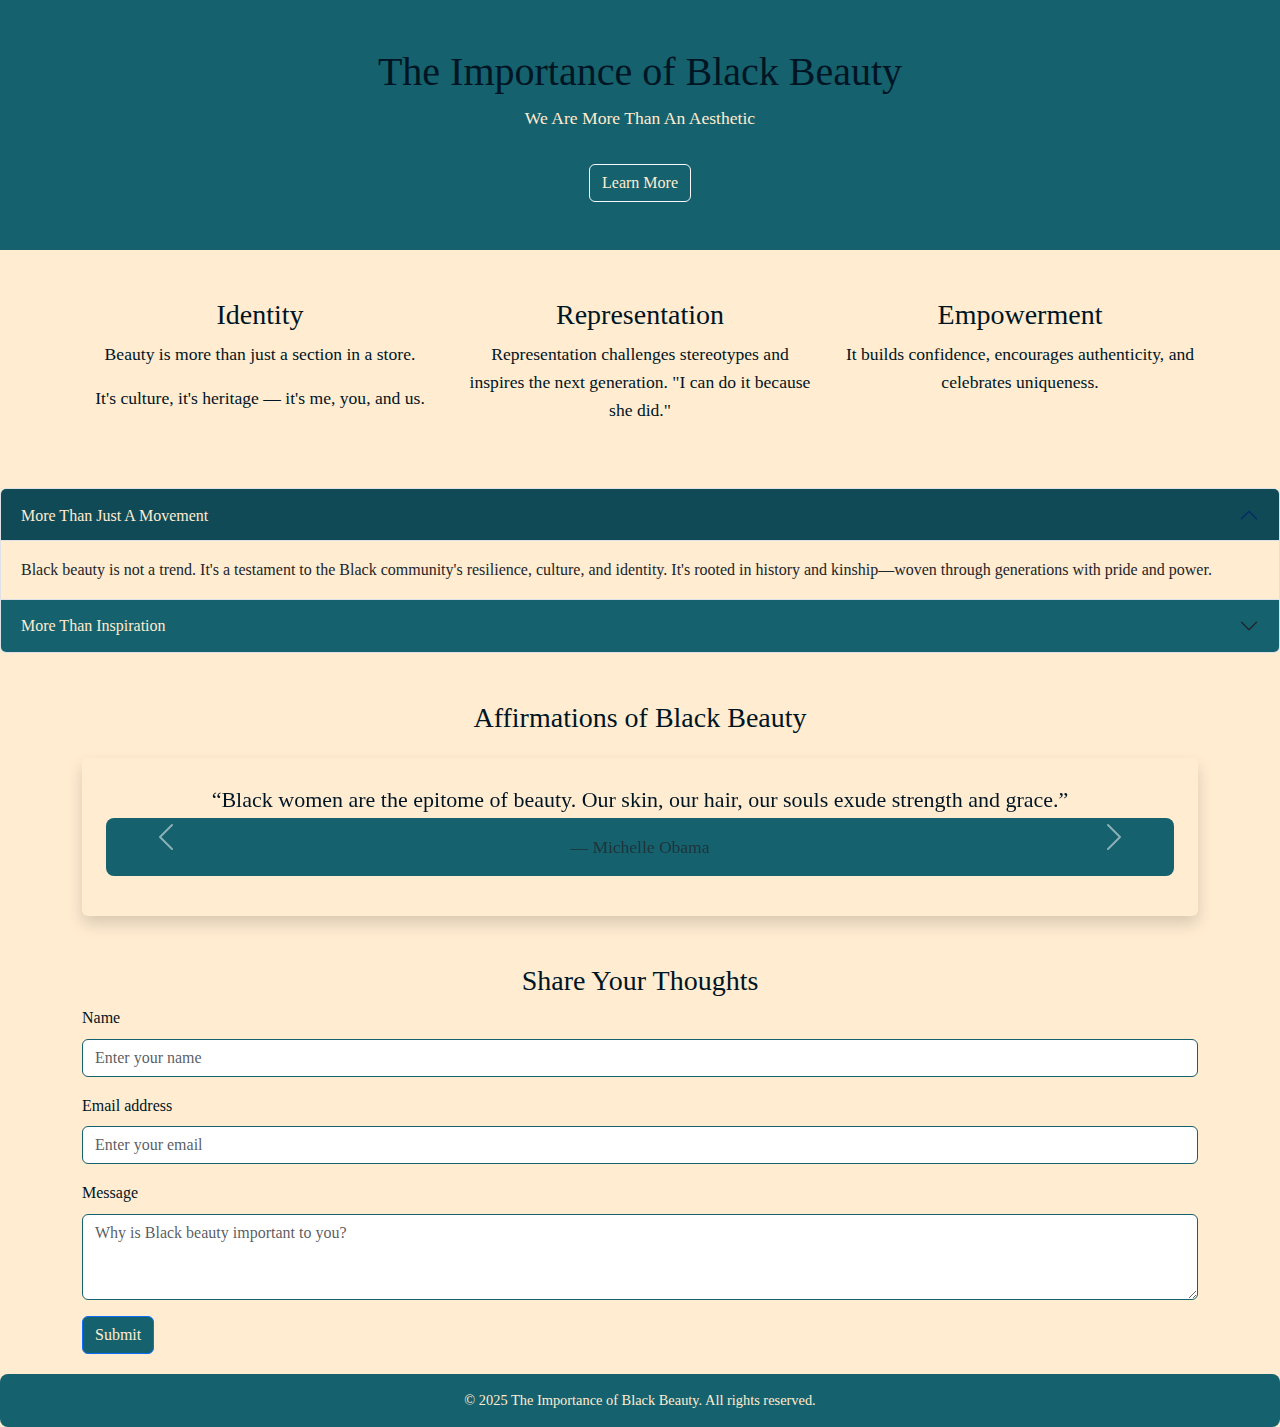
<file: bootstrap.html>
<!DOCTYPE html>
<html lang="en">
<head>
  <title>Bootstrap 5 Example</title>
  <meta charset="utf-8">
  <meta name="viewport" content="width=device-width, initial-scale=1">
  <link href="https://cdn.jsdelivr.net/npm/bootstrap@5.3.3/dist/css/bootstrap.min.css" rel="stylesheet">
  <script src="https://cdn.jsdelivr.net/npm/bootstrap@5.3.3/dist/js/bootstrap.bundle.min.js"></script>
  <style>
    body {
      font-family: Georgia, serif;
      background-color: #ffecd1;
      color: #001524;
      margin: 0;
      padding: 0;
      line-height: 1.6;
    }

    .header-bg {
      background-color: #15616d;
    }

    .container-fluid {
      background-color: #15616d;
      color: #ffecd1;
    }

    h1, h2, h3 {
      color: #001524;
      text-align: center;
    }

    p {
      font-size: 1.1em;
      text-align: center;
    }

    .accordion-button {
      background-color: #15616d;
      color: #ffecd1;
    }

    .accordion-button:not(.collapsed) {
      background-color: #104a57;
      color: #ffecd1;
    }

    .accordion-body {
      background-color: #ffecd1;
    }

    .btn-primary, .btn-light {
      background-color: #15616d;
      color: #ffecd1;
    }

    .btn-primary:hover, .btn-light:hover {
      background-color: #104a57;
    }

    .modal-content {
      background-color: #ffecd1;
      color: #001524;
    }

    .form-control {
      border: 1px solid #15616d;
    }

    .form-label {
      color: #001524;
    }

    footer {
      text-align: center;
      padding: 15px;
      background-color: #15616d;
      color: #ffecd1;
      margin-top: 20px;
      border-radius: 8px;
      font-size: 0.9em;
    }
  </style>
</head>
<body>

<div class="container-fluid p-5 text-center">
  <h1>The Importance of Black Beauty</h1>
  <p>We Are More Than An Aesthetic</p>
  <button type="button" class="btn btn-light mt-3" data-bs-toggle="modal" data-bs-target="#infoModal">
    Learn More
  </button>
</div>

<div class="container mt-5">
  <div class="row">
    <div class="col-sm-4">
      <h3>Identity</h3>
      <p>Beauty is more than just a section in a store.</p>
      <p>It's culture, it's heritage — it's me, you, and us.</p>
    </div>
    <div class="col-sm-4">
      <h3>Representation</h3>
      <p>Representation challenges stereotypes and inspires the next generation. 
         "I can do it because she did."</p>
    </div>
    <div class="col-sm-4">
      <h3>Empowerment</h3>        
      <p>It builds confidence, encourages authenticity, and celebrates uniqueness.</p>
    </div>
  </div>
</div>

<div class="accordion mt-5" id="blackBeautyFacts">
  <div class="accordion-item">
    <h2 class="accordion-header" id="headingOne">
      <button class="accordion-button" type="button" data-bs-toggle="collapse" data-bs-target="#collapseOne">
        More Than Just A Movement
      </button>
    </h2>
    <div id="collapseOne" class="accordion-collapse collapse show" data-bs-parent="#blackBeautyFacts">
      <div class="accordion-body">
        Black beauty is not a trend. It's a testament to the Black community's resilience, culture, and identity. It's rooted in history and kinship—woven through generations with pride and power.
      </div>
    </div>
  </div>
  <div class="accordion-item">
    <h2 class="accordion-header" id="headingTwo">
      <button class="accordion-button collapsed" type="button" data-bs-toggle="collapse" data-bs-target="#collapseTwo">
        More Than Inspiration
      </button>
    </h2>
    <div id="collapseTwo" class="accordion-collapse collapse" data-bs-parent="#blackBeautyFacts">
      <div class="accordion-body">
        Black beauty is not just inspiring—it's affirming. We are more than just a Pinterest board or something to be consumed and replicated. Our beauty exists boldly, authentically, and without apology.
      </div>
    </div>
  </div>
</div>

<div class="container mt-5">
    <h3 class="text-center mb-4">Affirmations of Black Beauty</h3>
    <div id="affirmationCarousel" class="carousel slide" data-bs-ride="carousel">
      <div class="carousel-inner rounded shadow">
        <div class="carousel-item active">
          <div class="p-4 text-center">
            <blockquote class="blockquote">
              <p class="mb-3">“Black women are the epitome of beauty. Our skin, our hair, our souls exude strength and grace.”</p>
              <footer class="blockquote-footer text-muted">Michelle Obama</footer>
            </blockquote>
          </div>
        </div>
        <div class="carousel-item">
          <div class="p-4 text-center">
            <blockquote class="blockquote">
              <p class="mb-3">“The beauty of blackness is multifaceted. It is strength, grace, and resilience all in one.”</p>
              <footer class="blockquote-footer text-muted">Viola Davis</footer>
            </blockquote>
          </div>
        </div>
        <div class="carousel-item">
          <div class="p-4 text-center">
            <blockquote class="blockquote">
              <p class="mb-3">"There is no shame in black beauty."</p>
              <footer class="blockquote-footer text-muted">Lupita Nyong'o</footer>
            </blockquote>
          </div>
        </div>
      </div>
      <button class="carousel-control-prev" type="button" data-bs-target="#affirmationCarousel" data-bs-slide="prev">
        <span class="carousel-control-prev-icon" aria-hidden="true"></span>
        <span class="visually-hidden">Previous</span>
      </button>
      <button class="carousel-control-next" type="button" data-bs-target="#affirmationCarousel" data-bs-slide="next">
        <span class="carousel-control-next-icon" aria-hidden="true"></span>
        <span class="visually-hidden">Next</span>
      </button>
    </div>
  </div>
  

<div class="container mt-5">
  <h3>Share Your Thoughts</h3>
  <form>
    <div class="mb-3">
      <label for="nameInput" class="form-label">Name</label>
      <input type="text" class="form-control" id="nameInput" placeholder="Enter your name">
    </div>
    <div class="mb-3">
      <label for="emailInput" class="form-label">Email address</label>
      <input type="email" class="form-control" id="emailInput" placeholder="Enter your email">
    </div>
    <div class="mb-3">
      <label for="messageTextarea" class="form-label">Message</label>
      <textarea class="form-control" id="messageTextarea" rows="3" placeholder="Why is Black beauty important to you?"></textarea>
    </div>
    <button type="submit" class="btn btn-primary">Submit</button>
  </form>
</div>

<!-- Modal -->
<div class="modal fade" id="infoModal" tabindex="-1" aria-labelledby="infoModalLabel" aria-hidden="true">
  <div class="modal-dialog">
    <div class="modal-content">
      <div class="modal-header">
        <h5 class="modal-title" id="infoModalLabel">More About Black Beauty</h5>
        <button type="button" class="btn-close" data-bs-dismiss="modal" aria-label="Close"></button>
      </div>
      <div class="modal-body">
        Celebrating Black beauty means honoring history, culture, and identity through visibility and representation.
      </div>
      <div class="modal-footer">
        <button type="button" class="btn btn-secondary" data-bs-dismiss="modal">Close</button>
      </div>
    </div>
  </div>
</div>

<footer>
  &copy; 2025 The Importance of Black Beauty. All rights reserved.
</footer>

</body>
</html>
</file>
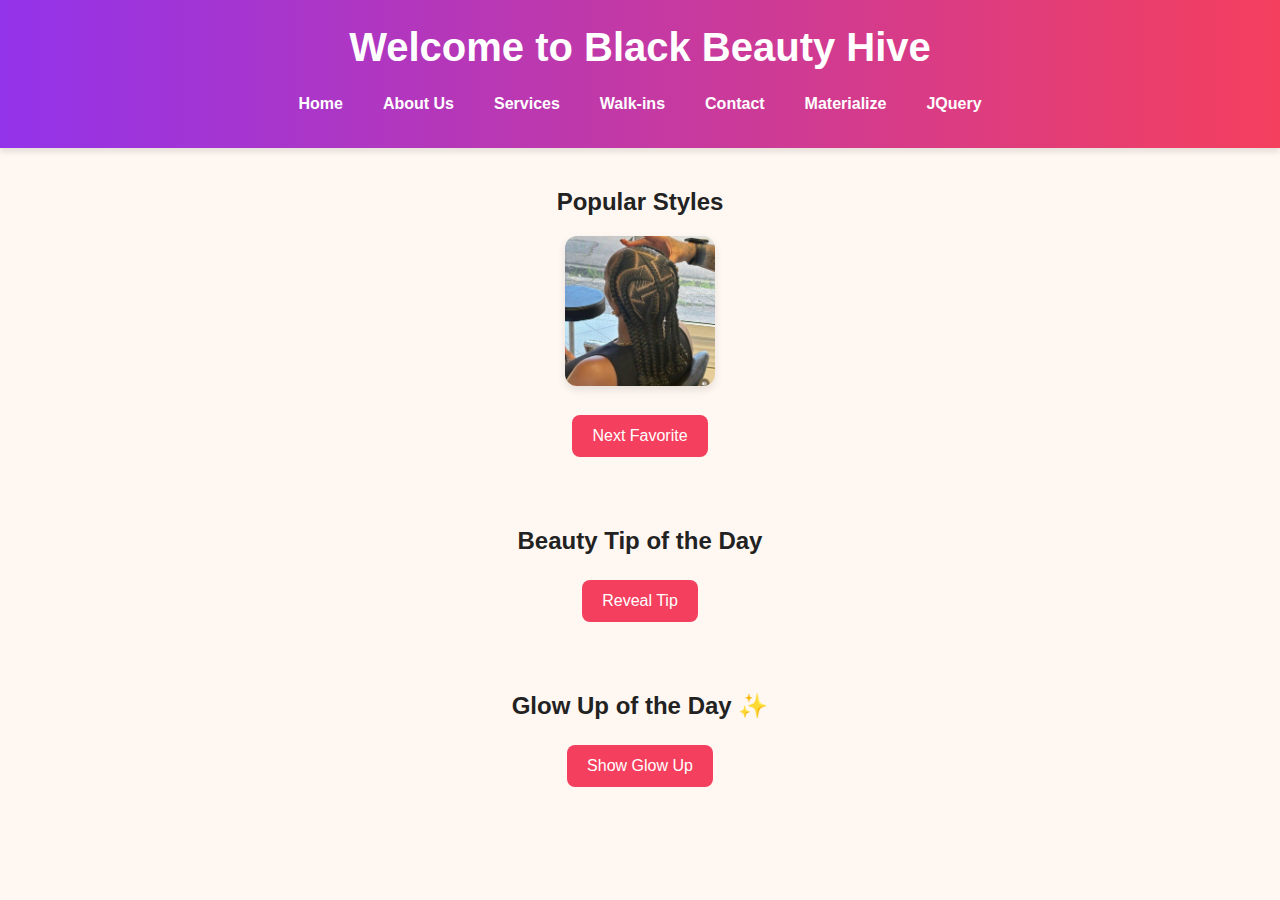
<file: jquery.html>
<!DOCTYPE html>
<html lang="en">
<head>
    <meta charset="UTF-8"> 
    <meta name="viewport" content="width=device-width, initial-scale=1.0">
    <title>Black Beauty Hive</title>
    <script src="https://ajax.googleapis.com/ajax/libs/jquery/3.7.1/jquery.min.js"></script>
    <style>
        body {
            font-family: 'Segoe UI', sans-serif;
            background-color: #fff8f2;
            margin: 0;
            padding: 0;
            color: #222;
        }

        header {
            background: linear-gradient(to right, #9333ea, #f43f5e);
            color: white;
            padding: 25px 0;
            text-align: center;
            box-shadow: 0 4px 6px rgba(0,0,0,0.1);
        }

        h1 {
            margin: 0;
            font-size: 2.5em;
        }

        .navbar {
            display: flex;
            justify-content: center;
            flex-wrap: wrap;
            margin-top: 15px;
        }

        .navbar a {
            color: white;
            text-decoration: none;
            margin: 10px 20px;
            font-weight: 600;
            transition: 0.3s;
        }

        .navbar a:hover {
            text-decoration: underline;
        }

        button {
            display: block;
            margin: 25px auto 10px auto;
            padding: 12px 20px;
            font-size: 1em;
            background-color: #f43f5e;
            color: white;
            border: none;
            border-radius: 8px;
            cursor: pointer;
            transition: background-color 0.3s;
        }

        button:hover {
            background-color: #be123c;
        }

        .section {
            text-align: center;
            padding: 20px;
        }

        #trendSlide img {
            width: 150px;
            height: 150px;
            border-radius: 12px;
            object-fit: cover;
            box-shadow: 0 4px 8px rgba(0,0,0,0.1);
        }

        #beautyTip {
            margin-top: 10px;
            color: #6b21a8;
            font-style: italic;
        }

        #glowUp {
            background-color: #fff0f5;
            margin: 20px auto;
            padding: 20px;
            border-radius: 12px;
            width: 60%;
            box-shadow: 0 0 12px rgba(0,0,0,0.05);
            display: none;
        }

        #glowUp p {
            font-weight: bold;
            color: #8b5cf6;
        }
    </style>
</head>

<body>
    <header>
        <h1>Welcome to Black Beauty Hive</h1>
        <div class="navbar">
            <a href="index.html">Home</a>
            <a href="about.html">About Us</a>
            <a href="services.html">Services</a>
            <a href="walkins.html">Walk-ins</a>
            <a href="contact.html">Contact</a>
            <a href="materialize.html">Materialize</a>
            <a href="jquery.html">JQuery</a>
        </div>
    </header>

    <div class="section">
        <h2>Popular Styles</h2>
        <div id="trendSlide">
            <img src="images/trendstyle1.jpg" alt="Trend 1">
        </div>
        <button id="nextTrendBtn">Next Favorite</button>
    </div>

    <div class="section">
        <h2>Beauty Tip of the Day</h2>
        <button id="showTipBtn">Reveal Tip</button>
        <p id="beautyTip" style="display:none;">Apply oils on damp hair to lock in moisture!</p>
    </div>

    <div class="section">
        <h2>Glow Up of the Day ✨</h2>
        <button id="glowBtn">Show Glow Up</button>
        <div id="glowUp">
            <p>Today's Glow: Honey Infused Curl Cream by B.B. Hive</p>
        </div>
    </div>

    <script>
        const trendImages = [
            "images/trendstyle1.jpg",
            "images/trendstyle2.jpg",
            "images/trendstyle3.jpg"
        ];
        let trendIndex = 0;

        $("#nextTrendBtn").click(function(){
            trendIndex = (trendIndex + 1) % trendImages.length;
            $("#trendSlide img").fadeOut(300, function(){
                $(this).attr("src", trendImages[trendIndex]).fadeIn(300);
            });
        });

        $("#showTipBtn").click(function(){
            $("#beautyTip").slideToggle();
        });

        $("#glowBtn").click(function(){
            $("#glowUp").fadeIn("slow").delay(500).fadeOut(3000);
        });
    </script>
</body>
</html>
</file>
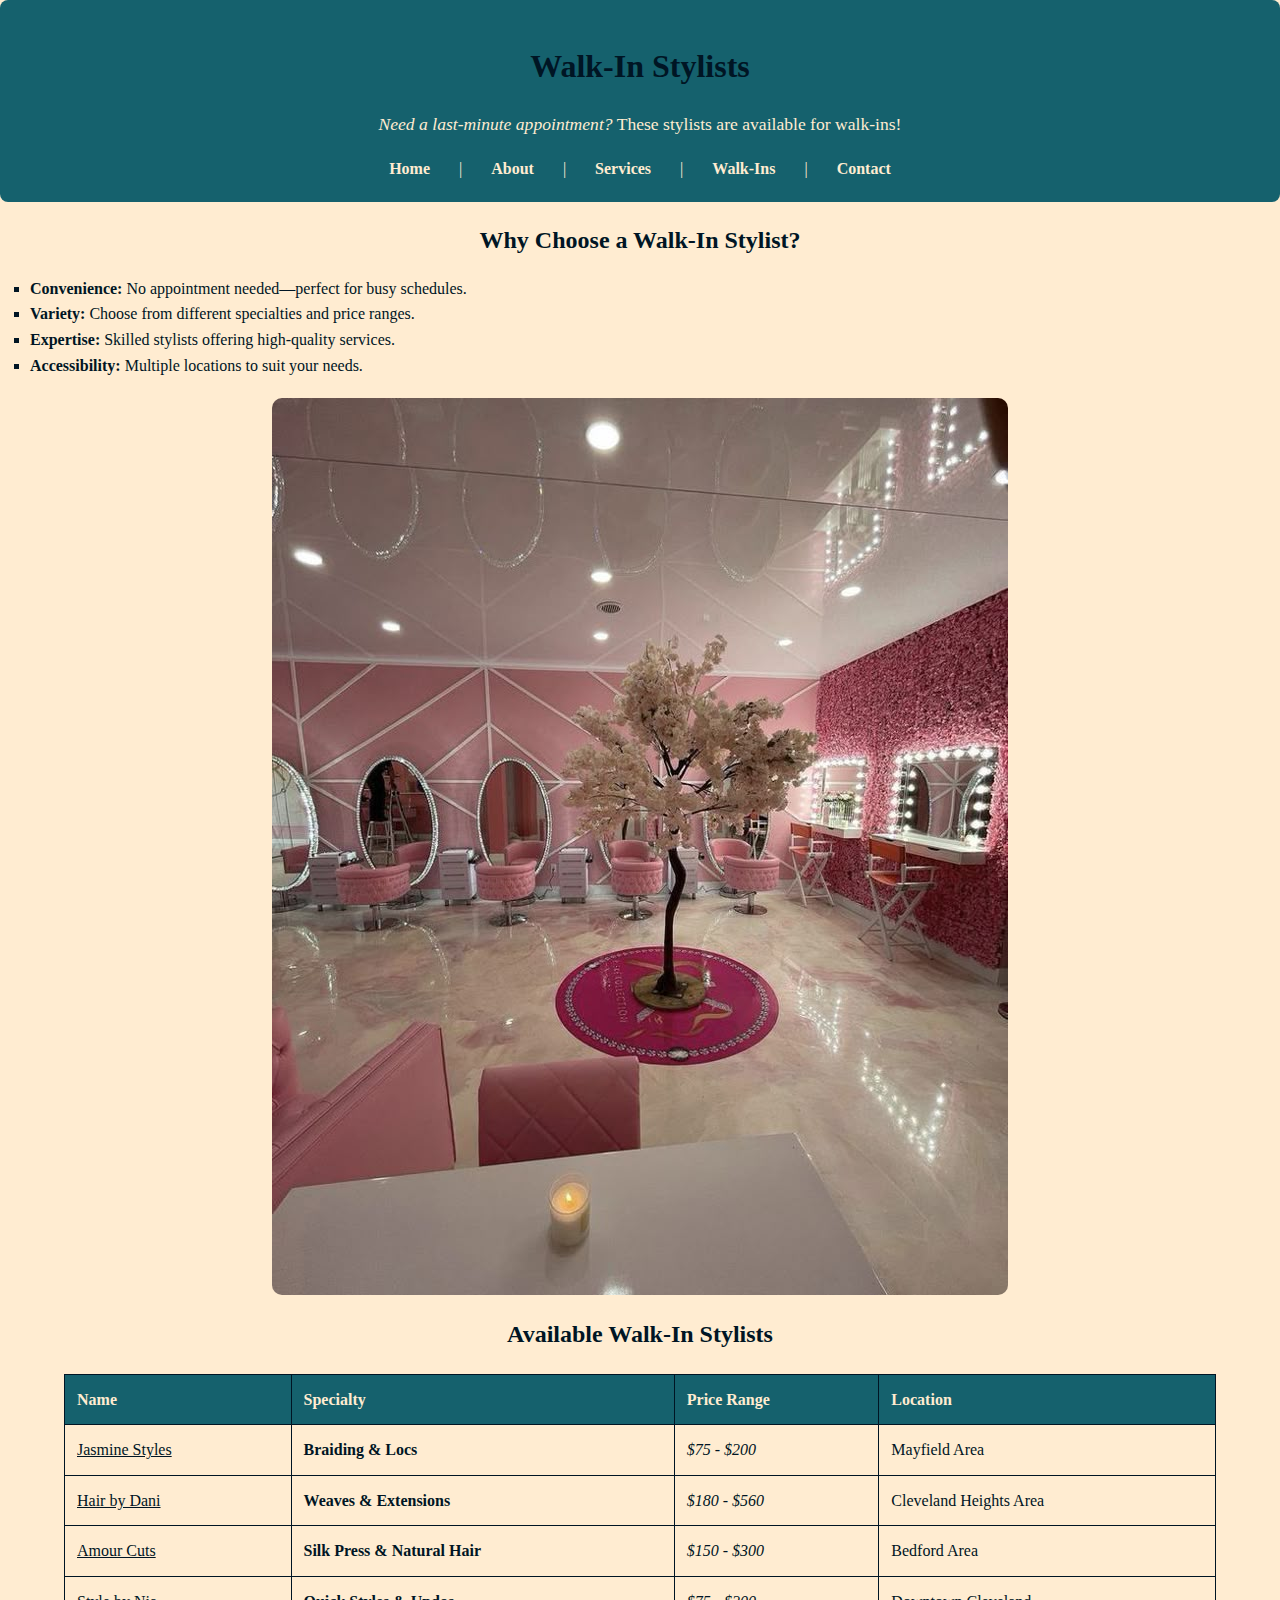
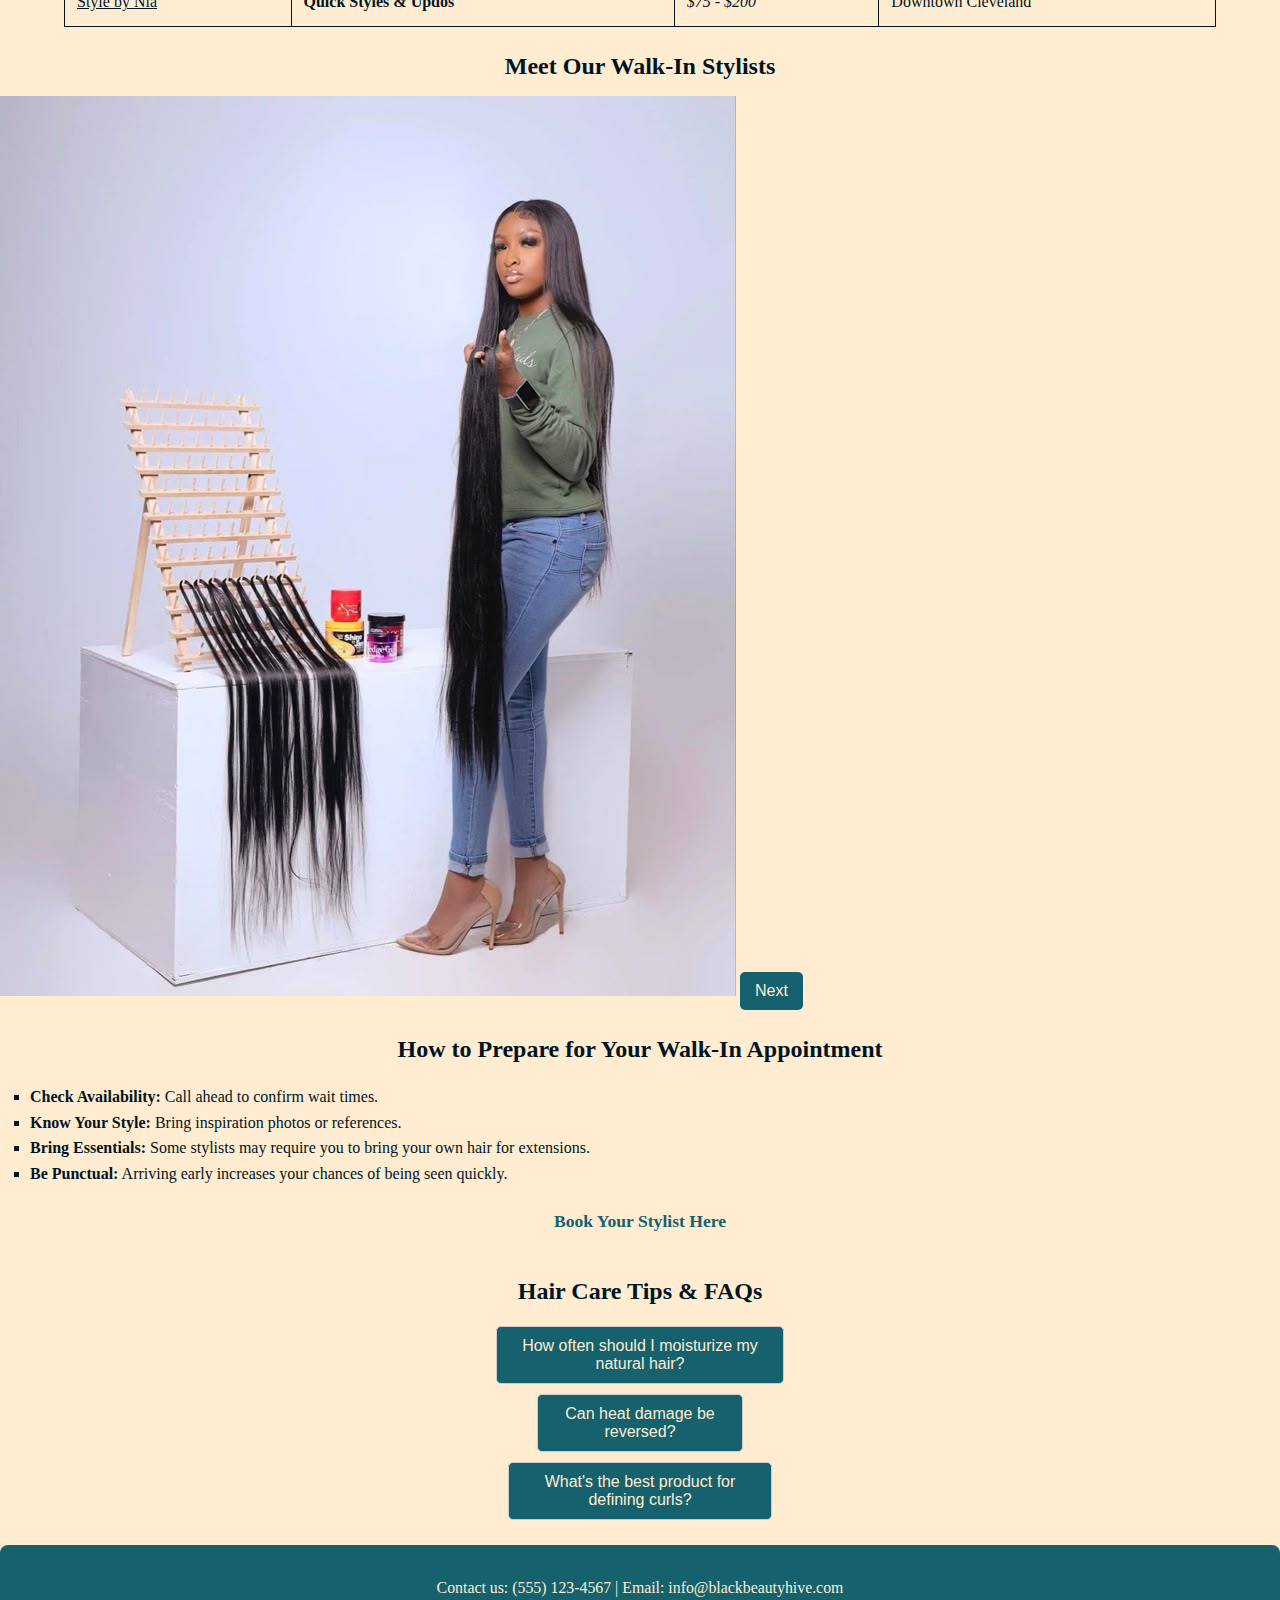
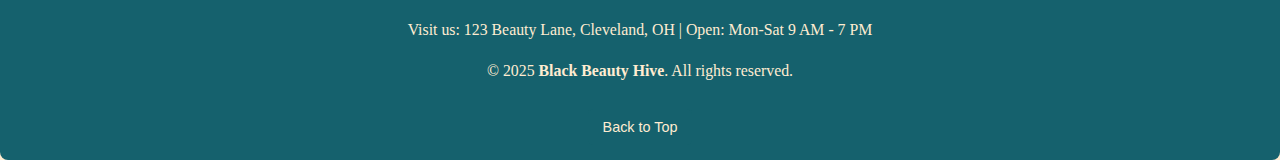
<file: walkins.html>
<!DOCTYPE html>
<html lang="en">
<head>
    <meta charset="UTF-8">
    <meta name="viewport" content="width=device-width, initial-scale=1.0">
    <title>Walk-In Stylists | Black Beauty Hive</title>
    <link rel="stylesheet" href="styles.css">
    <style>
        /* Centering the Hair Care Tips section */
        #hair-care-tips {
            display: flex;
            flex-direction: column;
            align-items: center;
            justify-content: center;
            text-align: center;
        }

        /* Ensuring collapsible sections are initially hidden */
        .collapsible-body {
            display: none;
            margin-top: 10px;
        }

        .collapsible-header {
            background-color: #15616d;
            padding: 10px;
            margin: 5px;
            border: 1px solid #ccc;
            cursor: pointer;
            width: 80%;
            text-align: center;
        }

        /* Optional styling to make the collapsible buttons look better */
        .collapsible-header:hover {
            background-color: #ddd;
        }

        .collapsible-body p {
            margin: 10px;
        }
    </style>
</head>
<body>
    <header>
        <h1>Walk-In Stylists</h1>
        <p><em>Need a last-minute appointment?</em> These stylists are available for walk-ins!</p>
        <nav>
            <a href="index.html">Home</a> |
            <a href="about.html">About</a> |
            <a href="services.html">Services</a> |
            <a href="walkins.html">Walk-Ins</a> |
            <a href="contact.html">Contact</a>
        </nav>
    </header>

    <section>
        <h2>Why Choose a Walk-In Stylist?</h2>
        <ul>
            <li><strong>Convenience:</strong> No appointment needed—perfect for busy schedules.</li>
            <li><strong>Variety:</strong> Choose from different specialties and price ranges.</li>
            <li><strong>Expertise:</strong> Skilled stylists offering high-quality services.</li>
            <li><strong>Accessibility:</strong> Multiple locations to suit your needs.</li>
        </ul>
        <img src="images/salon.jpg" alt="Salon interior" class="feature-img">
    </section>

    <section>
        <h2>Available Walk-In Stylists</h2>
        <table>
            <tr>
                <th>Name</th>
                <th>Specialty</th>
                <th>Price Range</th>
                <th>Location</th>
            </tr>
            <tr>
                <td><u>Jasmine Styles</u></td>
                <td><b>Braiding & Locs</b></td>
                <td><i>$75 - $200</i></td>
                <td>Mayfield Area</td>
            </tr>
            <tr>
                <td><u>Hair by Dani</u></td>
                <td><b>Weaves & Extensions</b></td>
                <td><i>$180 - $560</i></td>
                <td>Cleveland Heights Area</td>
            </tr>
            <tr>
                <td><u>Amour Cuts</u></td>
                <td><b>Silk Press & Natural Hair</b></td>
                <td><i>$150 - $300</i></td>
                <td>Bedford Area</td>
            </tr>
            <tr>
                <td><u>Style by Nia</u></td>
                <td><b>Quick Styles & Updos</b></td>
                <td><i>$75 - $200</i></td>
                <td>Downtown Cleveland</td>
            </tr>
        </table>
    </section>

    <section id="stylist-slider">
        <h2>Meet Our Walk-In Stylists</h2>
        <img src="images/stylist1.jpg" class="slide" alt="Stylist 1">
        <img src="images/stylist2.jpg" class="slide" alt="Stylist 2" style="display:none">
        <img src="images/stylist3.jpg" class="slide" alt="Stylist 3" style="display:none">
        <button onclick="nextSlide()">Next</button>
    </section>

    <section>
        <h2>How to Prepare for Your Walk-In Appointment</h2>
        <ul>
            <li><strong>Check Availability:</strong> Call ahead to confirm wait times.</li>
            <li><strong>Know Your Style:</strong> Bring inspiration photos or references.</li>
            <li><strong>Bring Essentials:</strong> Some stylists may require you to bring your own hair for extensions.</li>
            <li><strong>Be Punctual:</strong> Arriving early increases your chances of being seen quickly.</li>
        </ul>
    </section>

    <p>
        <a href="https://www.example.com/book-appointment" target="_blank">Book Your Stylist Here</a>
    </p>

    <!-- Hair Care Tips Section -->
    <section id="hair-care-tips">
        <h2>Hair Care Tips & FAQs</h2>
        <div class="collapsible">
            <button class="collapsible-header">How often should I moisturize my natural hair?</button>
            <div class="collapsible-body">
                <p>Ideally 2-3 times a week, depending on your hair porosity and environment.</p>
            </div>
        </div>
        <div class="collapsible">
            <button class="collapsible-header">Can heat damage be reversed?</button>
            <div class="collapsible-body">
                <p>Unfortunately, no. It's best to trim the damaged ends and avoid excessive heat in the future.</p>
            </div>
        </div>
        <div class="collapsible">
            <button class="collapsible-header">What's the best product for defining curls?</button>
            <div class="collapsible-body">
                <p>Look for curl creams with ingredients like shea butter, flaxseed, or aloe vera.</p>
            </div>
        </div>
    </section>

    <footer>
        <p>Contact us: (555) 123-4567 | Email: info@blackbeautyhive.com</p>
        <p>Visit us: 123 Beauty Lane, Cleveland, OH | Open: Mon-Sat 9 AM - 7 PM</p>
        <p>&copy; 2025 <strong>Black Beauty Hive</strong>. All rights reserved.</p>
        <button id="backToTop">Back to Top</button>
    </footer>

    <script>
        // Image Slider Logic
        let slideIndex = 0;
        const slides = document.querySelectorAll('.slide');

        function nextSlide() {
            slides[slideIndex].style.display = "none";
            slideIndex = (slideIndex + 1) % slides.length;
            slides[slideIndex].style.display = "block";
        }

        // Back to Top Button
        document.getElementById('backToTop').addEventListener('click', function () {
            window.scrollTo({ top: 0, behavior: 'smooth' });
        });

        // Collapsible Sections Logic
        const collapsibleHeaders = document.querySelectorAll('.collapsible-header');
        collapsibleHeaders.forEach(header => {
            header.addEventListener('click', function () {
                const body = this.nextElementSibling;
                body.style.display = body.style.display === 'block' ? 'none' : 'block';
            });
        });
    </script>

</body>
</html>
</file>
<file: styles.css>
body {
    font-family: Georgia, serif;
    background-color: #ffecd1;
    color: #001524;
    margin: 0;
    padding: 0;
    line-height: 1.6;
}

header {
    background-color: #15616d;
    color: #ffecd1;
    padding: 20px;
    text-align: center;
    border-radius: 8px;
}

nav {
    margin-top: 10px;
}

nav a {
    color: #ffecd1;
    text-decoration: none;
    font-weight: bold;
    margin: 0 15px;
    padding: 10px;
}

nav a:hover {
    text-decoration: underline;
    background-color: rgba(255, 255, 255, 0.2);
    border-radius: 5px;
}

h1, h2 {
    color: #001524;
    text-align: center;
    margin-bottom: 10px;
}

p {
    font-size: 1.1em;
    text-align: center;
    padding: 0 15px;
}

ul {
    list-style-type: square;
    padding-left: 30px;
    margin-bottom: 20px;
}

blockquote {
    font-style: italic;
    border-left: 4px solid #15616d;
    padding-left: 15px;
    margin: 20px;
    color: #333;
    font-size: 1.2em;
}

table {
    width: 90%;
    margin: 20px auto;
    border-collapse: collapse;
}

th, td {
    border: 1px solid #001524;
    padding: 12px;
    text-align: left;
}

th {
    background-color: #15616d;
    color: #ffecd1;
}

a {
    color: #15616d;
    text-decoration: none;
    font-weight: bold;
}

a:hover {
    text-decoration: underline;
    color: #0a3a40;
}

.feature-img {
    display: block;
    max-width: 100%;
    height: auto;
    margin: 15px auto;
    border-radius: 10px;
}
.founder-img {
    display: block;
    max-width: 90%;
    height: auto;
    margin: 15px auto;
    border-radius: 10px;
    width: auto;
    max-height: 80vh; 
}

#image-slider {
    text-align: center;
    margin-top: 20px;
}

#image-slider img {
    width: 80%;
    max-width: 500px;
    border-radius: 10px;
    transition: opacity 0.5s;
}

button {
    display: inline-block;
    background-color: #15616d;
    color: #ffecd1;
    border: none;
    padding: 10px 15px;
    margin-top: 10px;
    font-size: 1em;
    cursor: pointer;
    border-radius: 5px;
}

button:hover {
    background-color: #104a57;
}

footer {
    text-align: center;
    padding: 15px;
    background-color: #15616d;
    color: #ffecd1;
    margin-top: 20px;
    border-radius: 8px;
    font-size: 0.9em;
}

#backToTop {
    margin-top: 10px;
}

@media (max-width: 768px) {
    body {
        font-size: 1em;
    }

    nav a {
        display: block;
        text-align: center;
        padding: 10px 0;
        margin: 5px 0;
    }

    table {
        font-size: 0.9em;
    }

    #image-slider img {
        width: 95%;
    }
}
</file>
